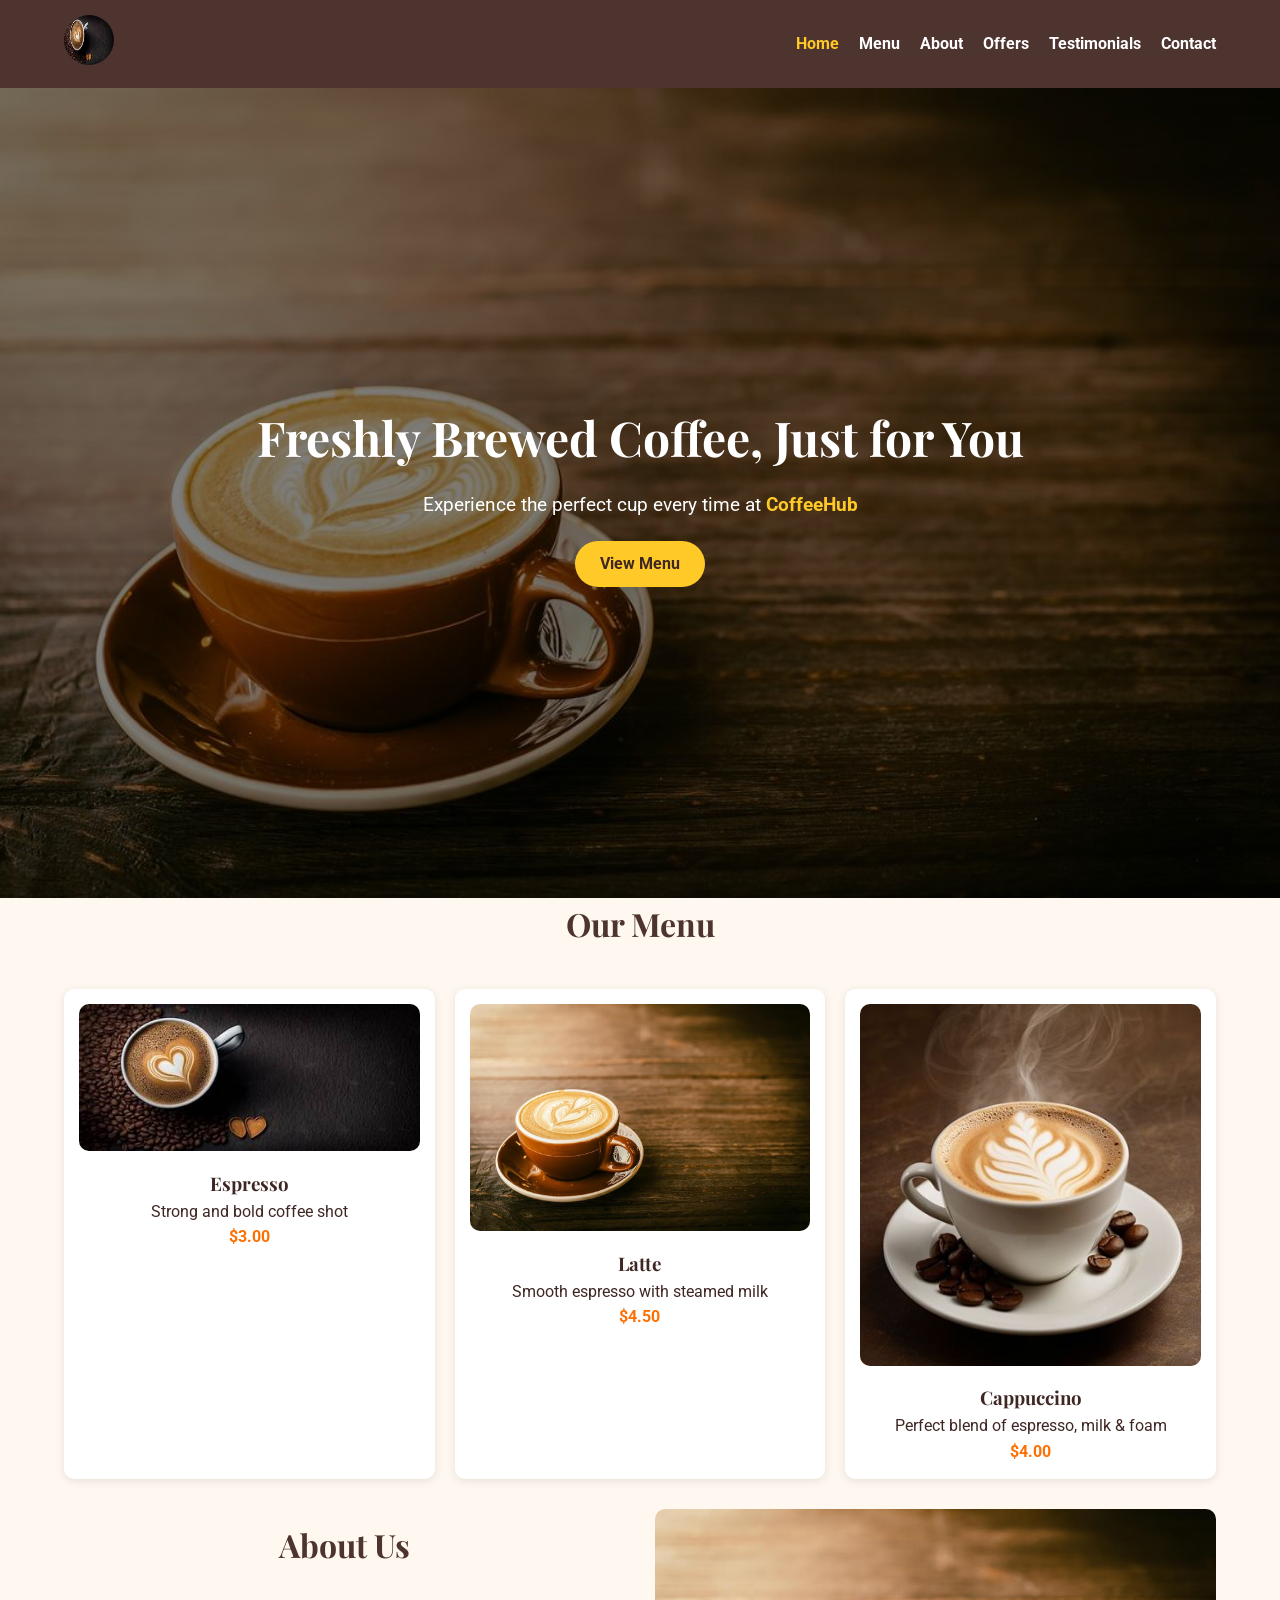
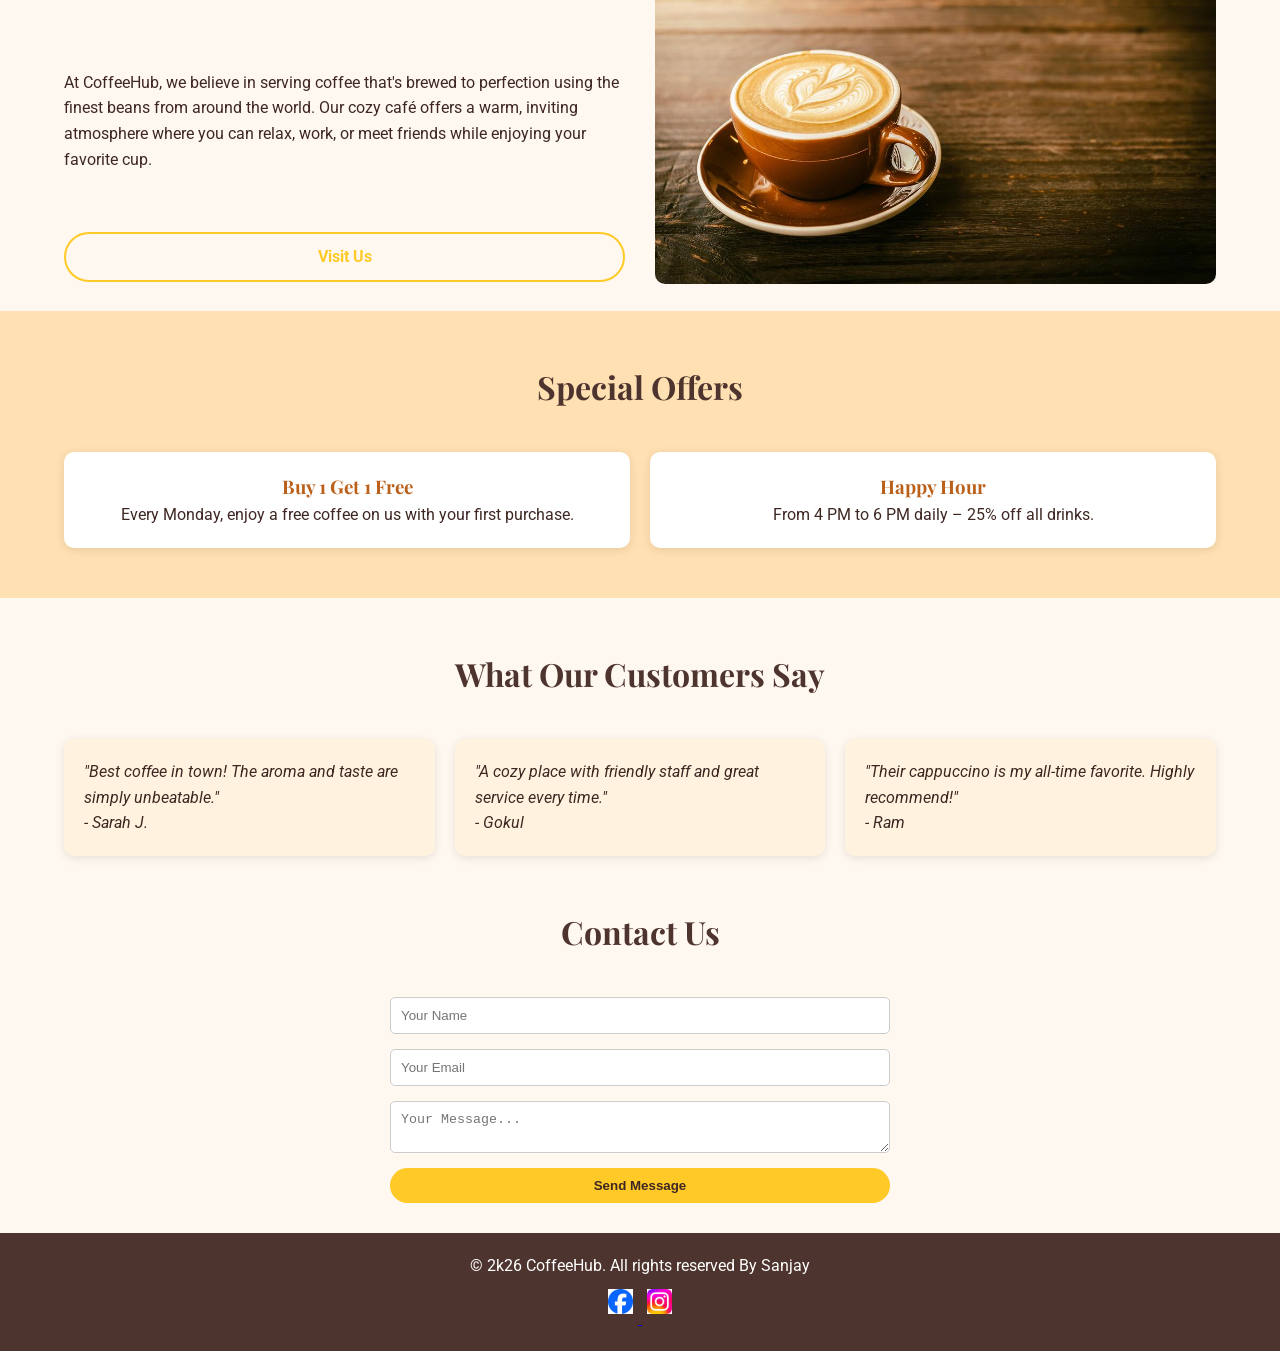
<file: index.html>
<!DOCTYPE html>
<html lang="en">
<head>
    <meta charset="UTF-8">
    <meta name="viewport" content="width=device-width, initial-scale=1.0">
    <title>CoffeeHub - CodeVibes-Mahmoud Ibrahim</title>
    <link rel="stylesheet" href="style.css">
    <link href="https://fonts.googleapis.com/css2?family=Playfair+Display:wght@700&family=Roboto&display=swap" rel="stylesheet">
</head>
<body>
    <header>
        <nav class="navbar container">
            <div class="logo">
                <img src="./hecoff.jpg" alt="CoffeeHub Logo">
            </div>

            <ul class="nav-links">
                <li><a href="#home" class="active">Home</a></li>
                <li><a href="#menu">Menu</a></li>
                <li><a href="#about">About</a></li>
                <li><a href="#offers">Offers</a></li>
                <li><a href="#testimonials">Testimonials</a></li>
                <li><a href="#contact">Contact</a></li>
            </ul>
        </nav>
    </header>

    <section id="home" class="hero">
        <div class="hero-overlay">
            <div class="hero-text">
                <h1>Freshly Brewed Coffee, Just for You</h1>
                <p>Experience the perfect cup every time at 
                    <span>CoffeeHub</span></p>
                <a href="#menu" class="btn">View Menu</a>
            </div>
        </div>
    </section>

    <!-- Menu Section -->
    <section id="menu" class="menu container">
        <h2 class="section-title">Our Menu</h2>
        <div class="menu-grid">
            <div class="menu-item">
                <img src="./hecoff.jpg" alt="Espresso">
                <h3>Espresso</h3>
                <p>Strong and bold coffee shot</p>
                <span>$3.00</span>
            </div>
            <div class="menu-item">
                <img src="./cupcof.jpg" alt="Latte">
                <h3>Latte</h3>
                <p>Smooth espresso with steamed milk</p>
                <span>$4.50</span>
            </div>
            <div class="menu-item">
                <img src="./coffeeca.jpg" alt="Cappuccino">
                <h3>Cappuccino</h3>
                <p>Perfect blend of espresso, milk & foam</p>
                <span>$4.00</span>
            </div>
        </div>
    </section>

    <!-- About Section -->
    <section id="about" class="about container">
        <div class="about-text">
            <h2 class="section-title">About Us</h2>
            <p>At CoffeeHub, we believe in serving coffee that's brewed 
                to perfection using the finest beans from around the 
                world. Our cozy café offers a warm, inviting atmosphere 
                where you can relax, work, 
                or meet friends while enjoying your favorite cup.</p>
            <a href="#contact" class="btn secondary-btn">Visit Us</a>
        </div>
        <div class="about-img">
            <img src="./cupcof.jpg" alt="About CoffeeHub">
        </div>
    </section>

    <!-- Special Offers Section -->
    <section id="offers" class="offers">
        <div class="container">
            <h2 class="section-title">Special Offers</h2>
            <div class="offers-grid">
                <div class="offer-card">
                    <h3>Buy 1 Get 1 Free</h3>
                    <p>Every Monday, enjoy a free coffee on us with 
                        your first purchase.</p>
                </div>
                <div class="offer-card">
                    <h3>Happy Hour</h3>
                    <p>From 4 PM to 6 PM daily – 25% off all drinks.</p>
                </div>
            </div>
        </div>
    </section>

    <!-- Testimonials Section -->
    <section id="testimonials" class="testimonials">
        <div class="container">
            <h2 class="section-title">What Our Customers Say</h2>
            <div class="testimonial-grid">
                <div class="testimonial">
                    <p>"Best coffee in town! The aroma and
                        taste are simply unbeatable."</p>
                    <span>- Sarah J.</span>
                </div>
                <div class="testimonial">
                    <p>"A cozy place with friendly staff and 
                        great service every time."</p>
                    <span>- Gokul</span>
                </div>
                <div class="testimonial">
                    <p>"Their cappuccino is my all-time favorite. 
                        Highly recommend!"</p>
                    <span>- Ram</span>
                </div>
            </div>
        </div>
    </section>

    <!-- Contact Section -->
    <section id="contact" class="contact container">
        <h2 class="section-title">Contact Us</h2>
        <form>
            <input type="text" placeholder="Your Name" required>
            <input type="email" placeholder="Your Email" required>
            <textarea placeholder="Your Message..." required></textarea>
            <button type="submit" class="btn">Send Message</button>
        </form>
    </section>

    <!-- Footer -->
    <footer>
        <div class="footer-container container">
            <p>&copy; 2k26 CoffeeHub. All rights reserved By Sanjay</p>
            <div class="social-links">
                <a href="#">
                    <img src="./fb.jpg" alt="Facebook">
                </a>
                <a href="#">
                    <img src="./instra.jpg" alt="Instagram">
                </a>
                
            </div>
        </div>
    </footer>

</body>
</html>
</file>
<file: style.css>
/* Fonts & Resets */

* {
    margin: 0;
    padding: 0;
    box-sizing: border-box;
}

body {
    font-family: "Roboto", sans-serif;
    line-height: 1.6;
    color: #3e2723;
    background-color: #fff8f0;
}

h1, h2, h3 {
    font-family: "playfair Display" , serif;
}

/* container */

.container {
    width: 90%;
    max-width: 1200px;
    margin: auto;
}

/* Navbar */
header {
    background: #4e342e;
    padding: 15px 0;
    position: sticky;
    top: 0;
    z-index: 1000;
}
.navbar {
    display: flex;
    justify-content: space-between;
    align-items: center;
}
.logo img {
    width: 50px;
    height: 50px;
    border-radius: 50%;
}
.nav-links {
    display: flex;
    list-style: none;
}
.nav-links li {
    margin-left: 20px;
}
.nav-links a {
    text-decoration: none;
    color: #fff;
    font-weight: bold;
    transition: color 0.3s;
}
.nav-links a:hover,
.nav-links .active {
    color: #ffca28;
}

/* Hero Section */
.hero {
    height: 90vh;
    background: url('./cupcof.jpg') center/cover no-repeat;
    position: relative;
}
.hero-overlay {
    background: rgba(0, 0, 0, 0.5);
    height: 100%;
    display: flex;
    justify-content: center;
    align-items: center;
    text-align: center;
    color: #fff;
}
.hero-text h1 {
    font-size: 3rem;
    margin-bottom: 15px;
}
.hero-text p {
    font-size: 1.2rem;
    margin-bottom: 20px;
}
.hero-text span {
    color: #ffca28;
    font-weight: bold;
}

/* Buttons */
.btn {
    display: inline-block;
    padding: 10px 25px;
    background: #ffca28;
    color: #3e2723;
    font-weight: bold;
    text-decoration: none;
    border-radius: 30px;
    transition: all 0.3s ease;
}
.btn:hover {
    background: #ffb300;
    transform: translateY(-3px);
}

/* Sections */
.section-title {
    text-align: center;
    font-size: 2rem;
    margin-bottom: 40px;
    color: #4e342e;
}

/* Menu */
.menu-grid {
    display: grid;
    grid-template-columns: repeat(auto-fit, minmax(250px, 1fr));
    gap: 20px;
}
.menu-item {
    background: #fff;
    border-radius: 10px;
    padding: 15px;
    text-align: center;
    box-shadow: 0 2px 10px rgba(0,0,0,0.1);
    transition: transform 0.3s;
}
.menu-item img {
    width: 100%;
    border-radius: 10px;
    margin-bottom: 10px;
}
.menu-item:hover {
    transform: scale(1.05);
}
.menu-item span {
    color: #ff6f00;
    font-weight: bold;
}

#menu {
    margin-bottom: 30px;
}


/* About */
.about {
    display: flex;
    flex-wrap: wrap;
    gap: 30px;
    align-items: center;
}
.about-text {
    flex: 1;
    display: flex;
    flex-direction: column;
    gap: 60px;
}
.about-text a {
    text-align: center;
}
.about-img {
    flex: 1;
}
.about-img img {
    width: 100%;
    border-radius: 10px;
}

.secondary-btn {
    background: transparent;
    border: 2px solid #ffca28;
    color: #ffca28;
}
.secondary-btn:hover {
    background: #ffca28;
    color: #3e2723;
}

#about {
    margin-bottom: 20px;
}

/* Offers */
.offers {
    background: #ffe0b2;
    padding: 50px 0;
}
.offers-grid {
    display: grid;
    grid-template-columns: repeat(auto-fit, minmax(250px, 1fr));
    gap: 20px;
}
.offer-card {
    background: #fff;
    padding: 20px;
    text-align: center;
    border-radius: 10px;
    box-shadow: 0 2px 10px rgba(0,0,0,0.1);
    transition: transform 0.3s;
}
.offers h3 {
    color: #bb601a;
}
.offer-card:hover {
    cursor: pointer;
    transform: translateY(5px);
}

/* Testimonials */
.testimonials {
    padding: 50px 0;
}
.testimonial-grid {
    display: grid;
    grid-template-columns: repeat(auto-fit, minmax(250px, 1fr));
    gap: 20px;
}
.testimonial {
    background: #fff3e0;
    padding: 20px;
    border-radius: 10px;
    font-style: italic;
    box-shadow: 0 2px 10px rgba(0,0,0,0.1);
}

/* Contact */
.contact form {
    display: grid;
    gap: 15px;
    max-width: 500px;
    margin: auto;
}
.contact input,
.contact textarea {
    padding: 10px;
    border: 1px solid #ccc;
    border-radius: 5px;
}
.contact button {
    border: none;
    cursor: pointer;
}
#contact {
    margin-bottom: 30px;
}

/* Footer */
footer {
    background: #4e342e;
    color: #fff;
    padding: 20px 0;
    text-align: center;
    
}
.social-links img {
    height: 25px;
    margin: 10px 5px;
    transition: transform 0.3s;
}
.social-links img:hover {
    transform: scale(1.2);
}

/* Responsive */
@media (max-width: 768px) {
    .about {
        flex-direction: column;
    }
    .hero-text h1 {
        font-size: 2rem;
    }

}
</file>
